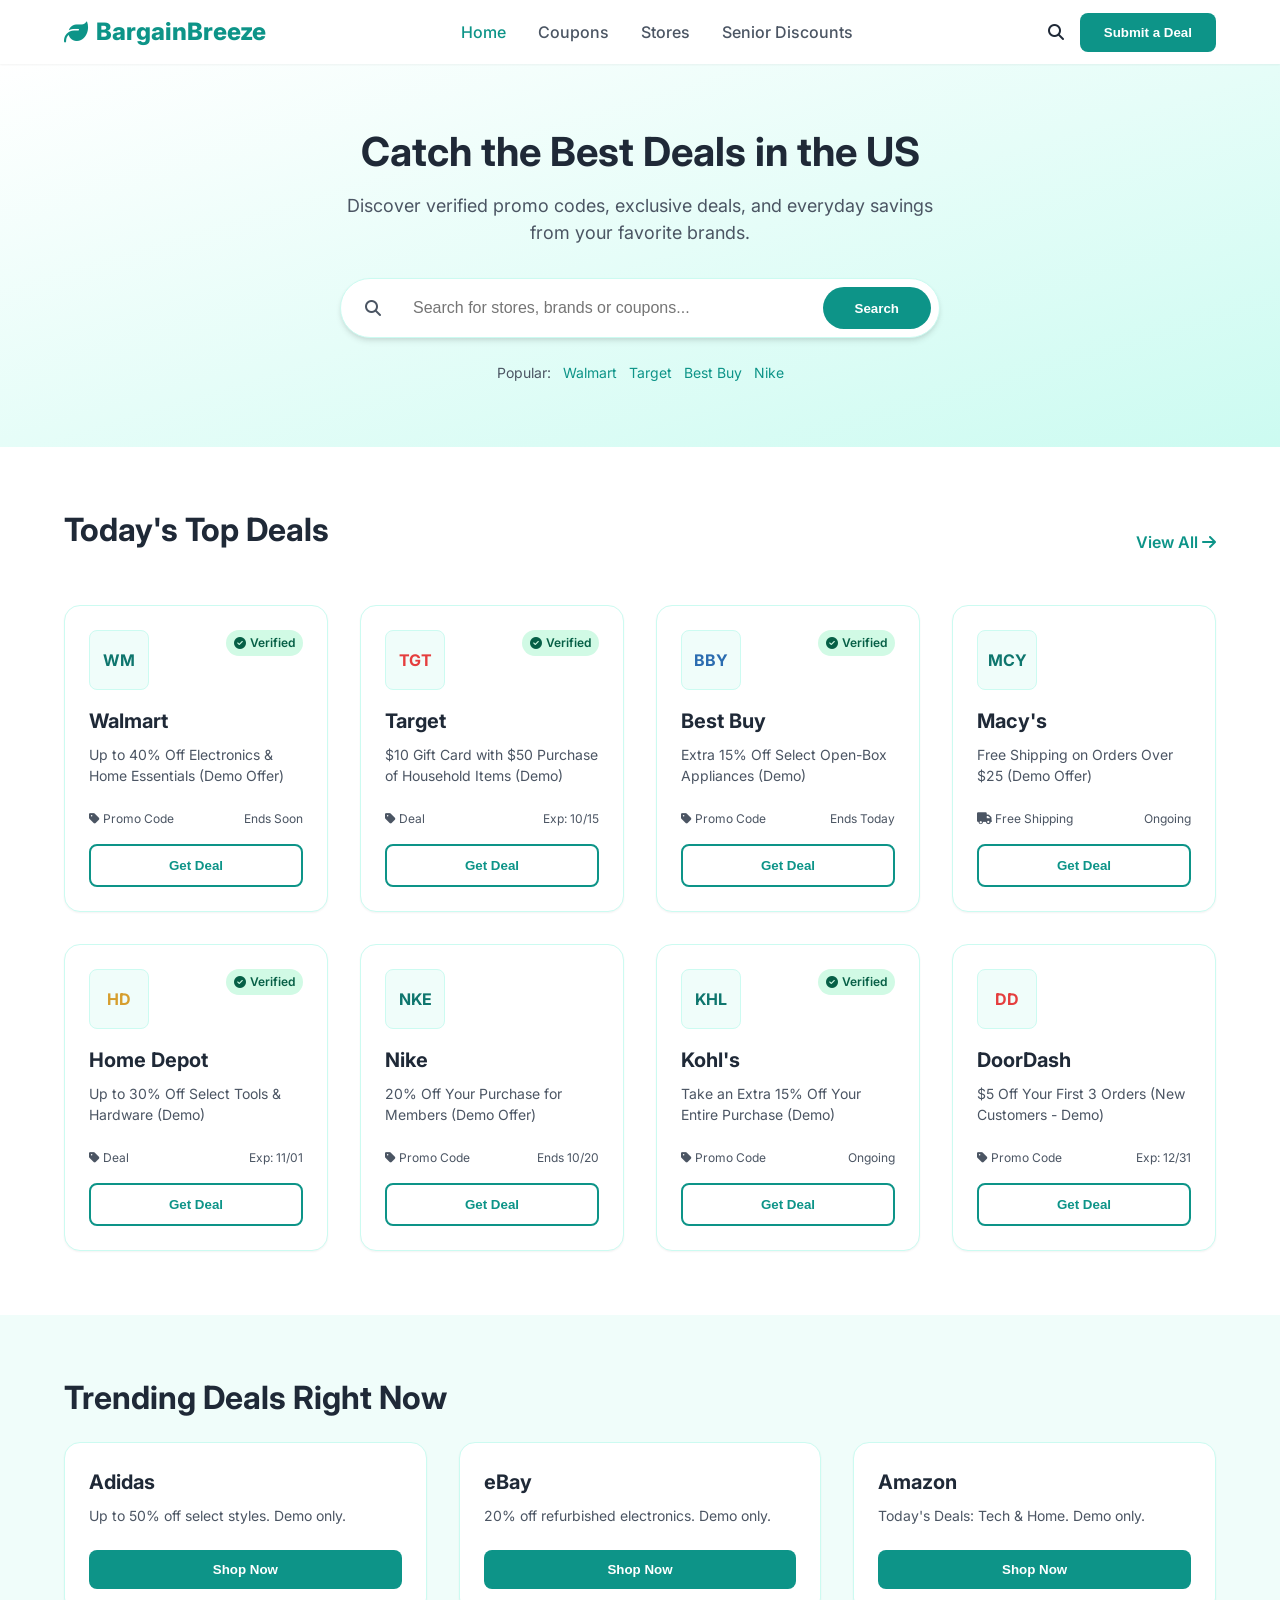
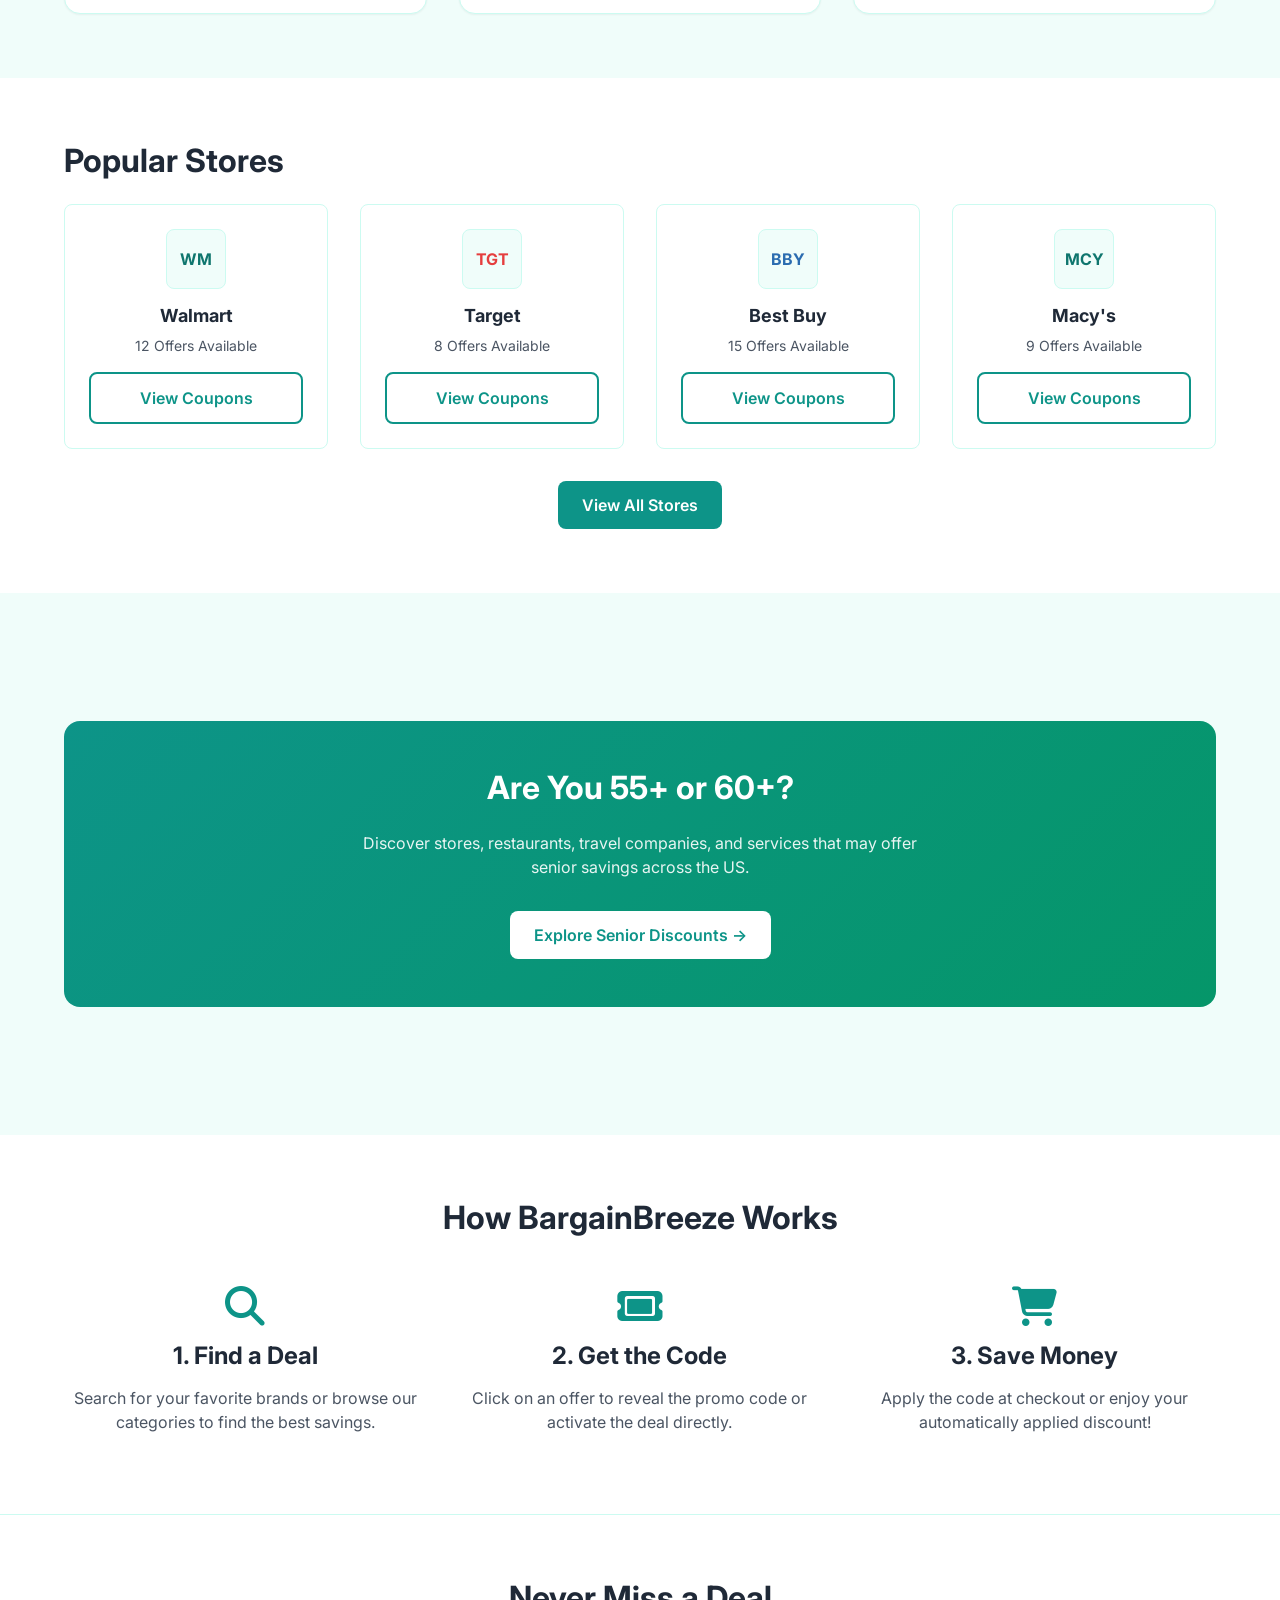
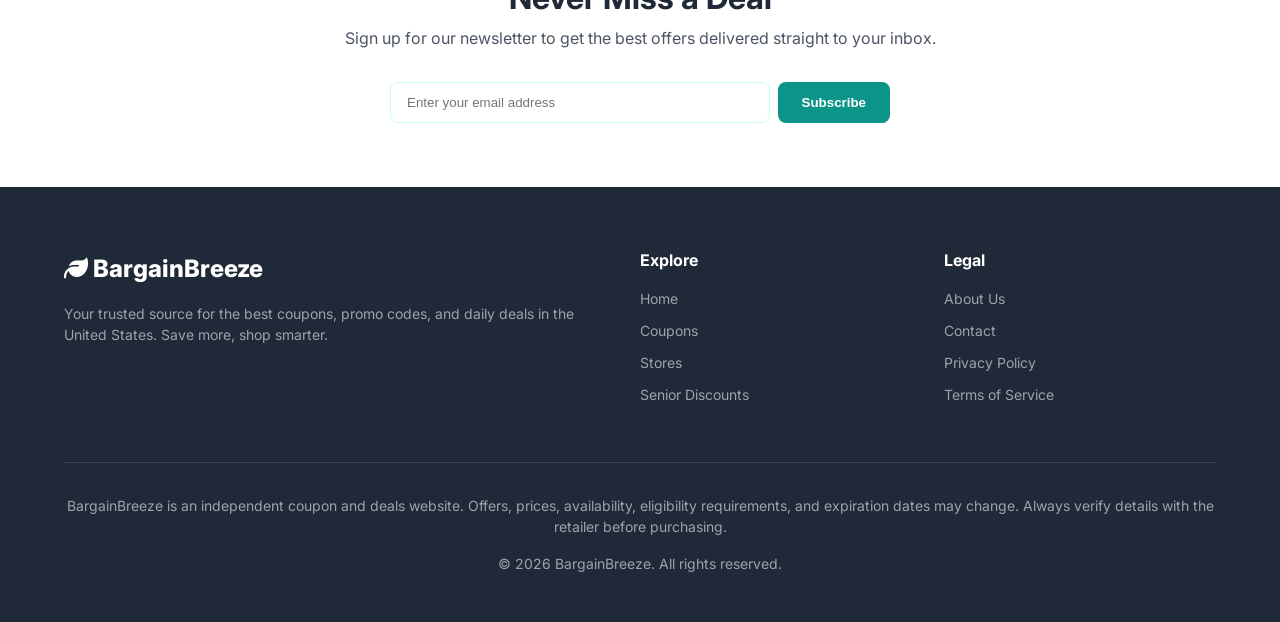
<file: index.html>
<!DOCTYPE html>
<html lang="en">
<head>
    <meta charset="UTF-8">
    <meta name="viewport" content="width=device-width, initial-scale=1.0">
    <title>BargainBreeze — Coupons, Promo Codes & Deals</title>
    <meta name="description" content="Find the Best Coupons & Deals in the US. Discover verified promo codes, exclusive deals, and everyday savings from your favorite brands.">
    <!-- Open Graph Metadata -->
    <meta property="og:title" content="BargainBreeze — Coupons, Promo Codes & Deals">
    <meta property="og:description" content="Find the Best Coupons & Deals in the US. Discover verified promo codes, exclusive deals, and everyday savings from your favorite brands.">
    <meta property="og:type" content="website">
    <link rel="canonical" href="https://example.com/">
    
    <!-- Google Fonts -->
    <link rel="preconnect" href="https://fonts.googleapis.com">
    <link rel="preconnect" href="https://fonts.gstatic.com" crossorigin>
    <link href="https://fonts.googleapis.com/css2?family=Inter:wght@400;500;600;700;800&display=swap" rel="stylesheet">
    
    <!-- Font Awesome -->
    <link rel="stylesheet" href="https://cdnjs.cloudflare.com/ajax/libs/font-awesome/6.4.0/css/all.min.css">
    
    <!-- CSS -->
    <link rel="stylesheet" href="css/style.css">
</head>
<body>

    <!-- Header -->
    <header class="header">
        <div class="container nav-container">
            <a href="index.html" class="logo">
                <i class="fa-solid fa-leaf"></i> BargainBreeze
            </a>
            
            <nav class="nav-links">
                <a href="index.html" class="active">Home</a>
                <a href="#">Coupons</a>
                <a href="stores.html">Stores</a>
                <a href="senior-discounts.html">Senior Discounts</a>
            </nav>
            
            <div class="nav-right">
                <a href="#" class="search-icon"><i class="fa-solid fa-magnifying-glass"></i></a>
                <button class="btn btn-primary">Submit a Deal</button>
                <button class="mobile-menu-btn"><i class="fa-solid fa-bars"></i></button>
            </div>
        </div>
    </header>

    <!-- Hero + Search -->
    <section class="hero">
        <div class="container">
            <h1>Catch the Best Deals in the US</h1>
            <p>Discover verified promo codes, exclusive deals, and everyday savings from your favorite brands.</p>
            
            <form class="search-bar" action="#" method="get">
                <i class="fa-solid fa-magnifying-glass" style="margin: auto 0 auto 1rem; color: var(--text-muted);"></i>
                <input type="text" placeholder="Search for stores, brands or coupons...">
                <button type="submit" class="btn btn-primary">Search</button>
            </form>
            
            <!-- Popular Searches -->
            <div class="popular-searches">
                <span style="color: var(--text-muted);">Popular:</span>
                <a href="#">Walmart</a>
                <a href="#">Target</a>
                <a href="#">Best Buy</a>
                <a href="#">Nike</a>
            </div>
        </div>
    </section>

    <!-- Featured Coupons / Today's Top Deals -->
    <section class="section section-light">
        <div class="container">
            <div style="display: flex; justify-content: space-between; align-items: center; margin-bottom: 2rem;">
                <h2>Today's Top Deals</h2>
                <a href="#" style="color: var(--primary-color); font-weight: 600;">View All <i class="fa-solid fa-arrow-right"></i></a>
            </div>
            
            <div class="grid-4">
                <!-- Card 1 -->
                <div class="coupon-card">
                    <div class="coupon-header">
                        <div class="brand-logo">WM</div>
                        <span class="verified-badge"><i class="fa-solid fa-check-circle"></i> Verified</span>
                    </div>
                    <div class="coupon-title">Walmart</div>
                    <p class="coupon-desc">Up to 40% Off Electronics & Home Essentials (Demo Offer)</p>
                    <div class="coupon-meta">
                        <span><i class="fa-solid fa-tag"></i> Promo Code</span>
                        <span>Ends Soon</span>
                    </div>
                    <button class="btn btn-outline get-deal-btn" data-code="DEMO20" data-title="20% Off at Walmart">Get Deal</button>
                </div>
                
                <!-- Card 2 -->
                <div class="coupon-card">
                    <div class="coupon-header">
                        <div class="brand-logo" style="color: #e53e3e;">TGT</div>
                        <span class="verified-badge"><i class="fa-solid fa-check-circle"></i> Verified</span>
                    </div>
                    <div class="coupon-title">Target</div>
                    <p class="coupon-desc">$10 Gift Card with $50 Purchase of Household Items (Demo)</p>
                    <div class="coupon-meta">
                        <span><i class="fa-solid fa-tag"></i> Deal</span>
                        <span>Exp: 10/15</span>
                    </div>
                    <button class="btn btn-outline get-deal-btn" data-code="SAVE15" data-title="$10 Gift Card at Target">Get Deal</button>
                </div>
                
                <!-- Card 3 -->
                <div class="coupon-card">
                    <div class="coupon-header">
                        <div class="brand-logo" style="color: #2b6cb0;">BBY</div>
                        <span class="verified-badge"><i class="fa-solid fa-check-circle"></i> Verified</span>
                    </div>
                    <div class="coupon-title">Best Buy</div>
                    <p class="coupon-desc">Extra 15% Off Select Open-Box Appliances (Demo)</p>
                    <div class="coupon-meta">
                        <span><i class="fa-solid fa-tag"></i> Promo Code</span>
                        <span>Ends Today</span>
                    </div>
                    <button class="btn btn-outline get-deal-btn" data-code="DEAL25" data-title="15% Off at Best Buy">Get Deal</button>
                </div>
                
                <!-- Card 4 -->
                <div class="coupon-card">
                    <div class="coupon-header">
                        <div class="brand-logo">MCY</div>
                    </div>
                    <div class="coupon-title">Macy's</div>
                    <p class="coupon-desc">Free Shipping on Orders Over $25 (Demo Offer)</p>
                    <div class="coupon-meta">
                        <span><i class="fa-solid fa-truck"></i> Free Shipping</span>
                        <span>Ongoing</span>
                    </div>
                    <button class="btn btn-outline get-deal-btn" data-code="FREESHIP" data-title="Free Shipping at Macy's">Get Deal</button>
                </div>
                
                <!-- Card 5 -->
                <div class="coupon-card">
                    <div class="coupon-header">
                        <div class="brand-logo" style="color: #d69e2e;">HD</div>
                        <span class="verified-badge"><i class="fa-solid fa-check-circle"></i> Verified</span>
                    </div>
                    <div class="coupon-title">Home Depot</div>
                    <p class="coupon-desc">Up to 30% Off Select Tools & Hardware (Demo)</p>
                    <div class="coupon-meta">
                        <span><i class="fa-solid fa-tag"></i> Deal</span>
                        <span>Exp: 11/01</span>
                    </div>
                    <button class="btn btn-outline get-deal-btn">Get Deal</button>
                </div>
                
                <!-- Card 6 -->
                <div class="coupon-card">
                    <div class="coupon-header">
                        <div class="brand-logo">NKE</div>
                    </div>
                    <div class="coupon-title">Nike</div>
                    <p class="coupon-desc">20% Off Your Purchase for Members (Demo Offer)</p>
                    <div class="coupon-meta">
                        <span><i class="fa-solid fa-tag"></i> Promo Code</span>
                        <span>Ends 10/20</span>
                    </div>
                    <button class="btn btn-outline get-deal-btn" data-code="MEMBER20" data-title="20% Off at Nike">Get Deal</button>
                </div>
                
                <!-- Card 7 -->
                <div class="coupon-card">
                    <div class="coupon-header">
                        <div class="brand-logo">KHL</div>
                        <span class="verified-badge"><i class="fa-solid fa-check-circle"></i> Verified</span>
                    </div>
                    <div class="coupon-title">Kohl's</div>
                    <p class="coupon-desc">Take an Extra 15% Off Your Entire Purchase (Demo)</p>
                    <div class="coupon-meta">
                        <span><i class="fa-solid fa-tag"></i> Promo Code</span>
                        <span>Ongoing</span>
                    </div>
                    <button class="btn btn-outline get-deal-btn" data-code="SAVE15" data-title="15% Off at Kohl's">Get Deal</button>
                </div>
                
                <!-- Card 8 -->
                <div class="coupon-card">
                    <div class="coupon-header">
                        <div class="brand-logo" style="color: #e53e3e;">DD</div>
                    </div>
                    <div class="coupon-title">DoorDash</div>
                    <p class="coupon-desc">$5 Off Your First 3 Orders (New Customers - Demo)</p>
                    <div class="coupon-meta">
                        <span><i class="fa-solid fa-tag"></i> Promo Code</span>
                        <span>Exp: 12/31</span>
                    </div>
                    <button class="btn btn-outline get-deal-btn" data-code="NEWDD5" data-title="$5 Off DoorDash">Get Deal</button>
                </div>
            </div>
        </div>
    </section>

    <!-- Trending Deals (Secondary Section) -->
    <section class="section">
        <div class="container">
            <h2>Trending Deals Right Now</h2>
            <div class="grid-3">
                <div class="coupon-card">
                    <div class="coupon-title">Adidas</div>
                    <p class="coupon-desc">Up to 50% off select styles. Demo only.</p>
                    <button class="btn btn-primary get-deal-btn">Shop Now</button>
                </div>
                <div class="coupon-card">
                    <div class="coupon-title">eBay</div>
                    <p class="coupon-desc">20% off refurbished electronics. Demo only.</p>
                    <button class="btn btn-primary get-deal-btn">Shop Now</button>
                </div>
                <div class="coupon-card">
                    <div class="coupon-title">Amazon</div>
                    <p class="coupon-desc">Today's Deals: Tech & Home. Demo only.</p>
                    <button class="btn btn-primary get-deal-btn">Shop Now</button>
                </div>
            </div>
        </div>
    </section>

    <!-- Popular Stores Directory Snippet -->
    <section class="section section-light">
        <div class="container">
            <h2>Popular Stores</h2>
            <div class="grid-4">
                <div class="store-card">
                    <div class="brand-logo">WM</div>
                    <h3>Walmart</h3>
                    <p>12 Offers Available</p>
                    <a href="#" class="btn btn-outline" style="width: 100%;">View Coupons</a>
                </div>
                <div class="store-card">
                    <div class="brand-logo" style="color: #e53e3e;">TGT</div>
                    <h3>Target</h3>
                    <p>8 Offers Available</p>
                    <a href="#" class="btn btn-outline" style="width: 100%;">View Coupons</a>
                </div>
                <div class="store-card">
                    <div class="brand-logo" style="color: #2b6cb0;">BBY</div>
                    <h3>Best Buy</h3>
                    <p>15 Offers Available</p>
                    <a href="#" class="btn btn-outline" style="width: 100%;">View Coupons</a>
                </div>
                <div class="store-card">
                    <div class="brand-logo">MCY</div>
                    <h3>Macy's</h3>
                    <p>9 Offers Available</p>
                    <a href="#" class="btn btn-outline" style="width: 100%;">View Coupons</a>
                </div>
            </div>
            <div style="text-align: center; margin-top: 2rem;">
                <a href="stores.html" class="btn btn-primary">View All Stores</a>
            </div>
        </div>
    </section>

    <!-- Senior Citizen Savings Banner -->
    <section class="section">
        <div class="container">
            <div class="senior-banner">
                <h2>Are You 55+ or 60+?</h2>
                <p>Discover stores, restaurants, travel companies, and services that may offer senior savings across the US.</p>
                <a href="senior-discounts.html" class="btn">Explore Senior Discounts &rarr;</a>
            </div>
        </div>
    </section>

    <!-- How BargainBreeze Works -->
    <section class="section section-light" style="text-align: center;">
        <div class="container">
            <h2>How BargainBreeze Works</h2>
            <div class="grid-3" style="margin-top: 3rem;">
                <div>
                    <i class="fa-solid fa-magnifying-glass" style="font-size: 2.5rem; color: var(--primary-color); margin-bottom: 1rem;"></i>
                    <h3>1. Find a Deal</h3>
                    <p>Search for your favorite brands or browse our categories to find the best savings.</p>
                </div>
                <div>
                    <i class="fa-solid fa-ticket" style="font-size: 2.5rem; color: var(--primary-color); margin-bottom: 1rem;"></i>
                    <h3>2. Get the Code</h3>
                    <p>Click on an offer to reveal the promo code or activate the deal directly.</p>
                </div>
                <div>
                    <i class="fa-solid fa-cart-shopping" style="font-size: 2.5rem; color: var(--primary-color); margin-bottom: 1rem;"></i>
                    <h3>3. Save Money</h3>
                    <p>Apply the code at checkout or enjoy your automatically applied discount!</p>
                </div>
            </div>
        </div>
    </section>

    <!-- Newsletter -->
    <section class="section newsletter">
        <div class="container">
            <h2 style="margin-bottom: 0.5rem;">Never Miss a Deal</h2>
            <p style="margin-bottom: 2rem;">Sign up for our newsletter to get the best offers delivered straight to your inbox.</p>
            <form id="newsletter-form" class="newsletter-form">
                <input type="email" placeholder="Enter your email address" required>
                <button type="submit" class="btn btn-primary">Subscribe</button>
            </form>
        </div>
    </section>

    <!-- Footer -->
    <footer class="footer">
        <div class="container">
            <div class="footer-grid">
                <div>
                    <a href="index.html" class="footer-logo"><i class="fa-solid fa-leaf"></i> BargainBreeze</a>
                    <p>Your trusted source for the best coupons, promo codes, and daily deals in the United States. Save more, shop smarter.</p>
                </div>
                <div>
                    <h4>Explore</h4>
                    <ul class="footer-links">
                        <li><a href="index.html">Home</a></li>
                        <li><a href="#">Coupons</a></li>
                        <li><a href="stores.html">Stores</a></li>
                        <li><a href="senior-discounts.html">Senior Discounts</a></li>
                    </ul>
                </div>
                <div>
                    <h4>Legal</h4>
                    <ul class="footer-links">
                        <li><a href="#">About Us</a></li>
                        <li><a href="#">Contact</a></li>
                        <li><a href="#">Privacy Policy</a></li>
                        <li><a href="#">Terms of Service</a></li>
                    </ul>
                </div>
            </div>
            
            <div class="footer-bottom">
                <p style="margin-bottom: 1rem;">BargainBreeze is an independent coupon and deals website. Offers, prices, availability, eligibility requirements, and expiration dates may change. Always verify details with the retailer before purchasing.</p>
                <p>&copy; 2026 BargainBreeze. All rights reserved.</p>
            </div>
        </div>
    </footer>

    <!-- Coupon Modal -->
    <div class="modal-overlay" id="coupon-modal">
        <div class="modal">
            <button class="modal-close"><i class="fa-solid fa-xmark"></i></button>
            <h3 id="modal-title">Coupon Details</h3>
            <p>Copy this demo code and paste it at checkout.</p>
            
            <div class="coupon-code-box" id="modal-coupon-code">
                DEMOCODE
            </div>
            
            <div style="display: flex; gap: 1rem; justify-content: center;">
                <button class="btn btn-outline" id="copy-code-btn">Copy Code</button>
                <a href="#" class="btn btn-primary">Visit Store</a>
            </div>
            
            <p style="font-size: 0.75rem; margin-top: 1.5rem; color: var(--text-muted);">
                * Demo codes are placeholders. Verify actual offers on the retailer's site.
            </p>
        </div>
    </div>

    <!-- JS -->
    <script src="js/script.js"></script>
</body>
</html>
</file>
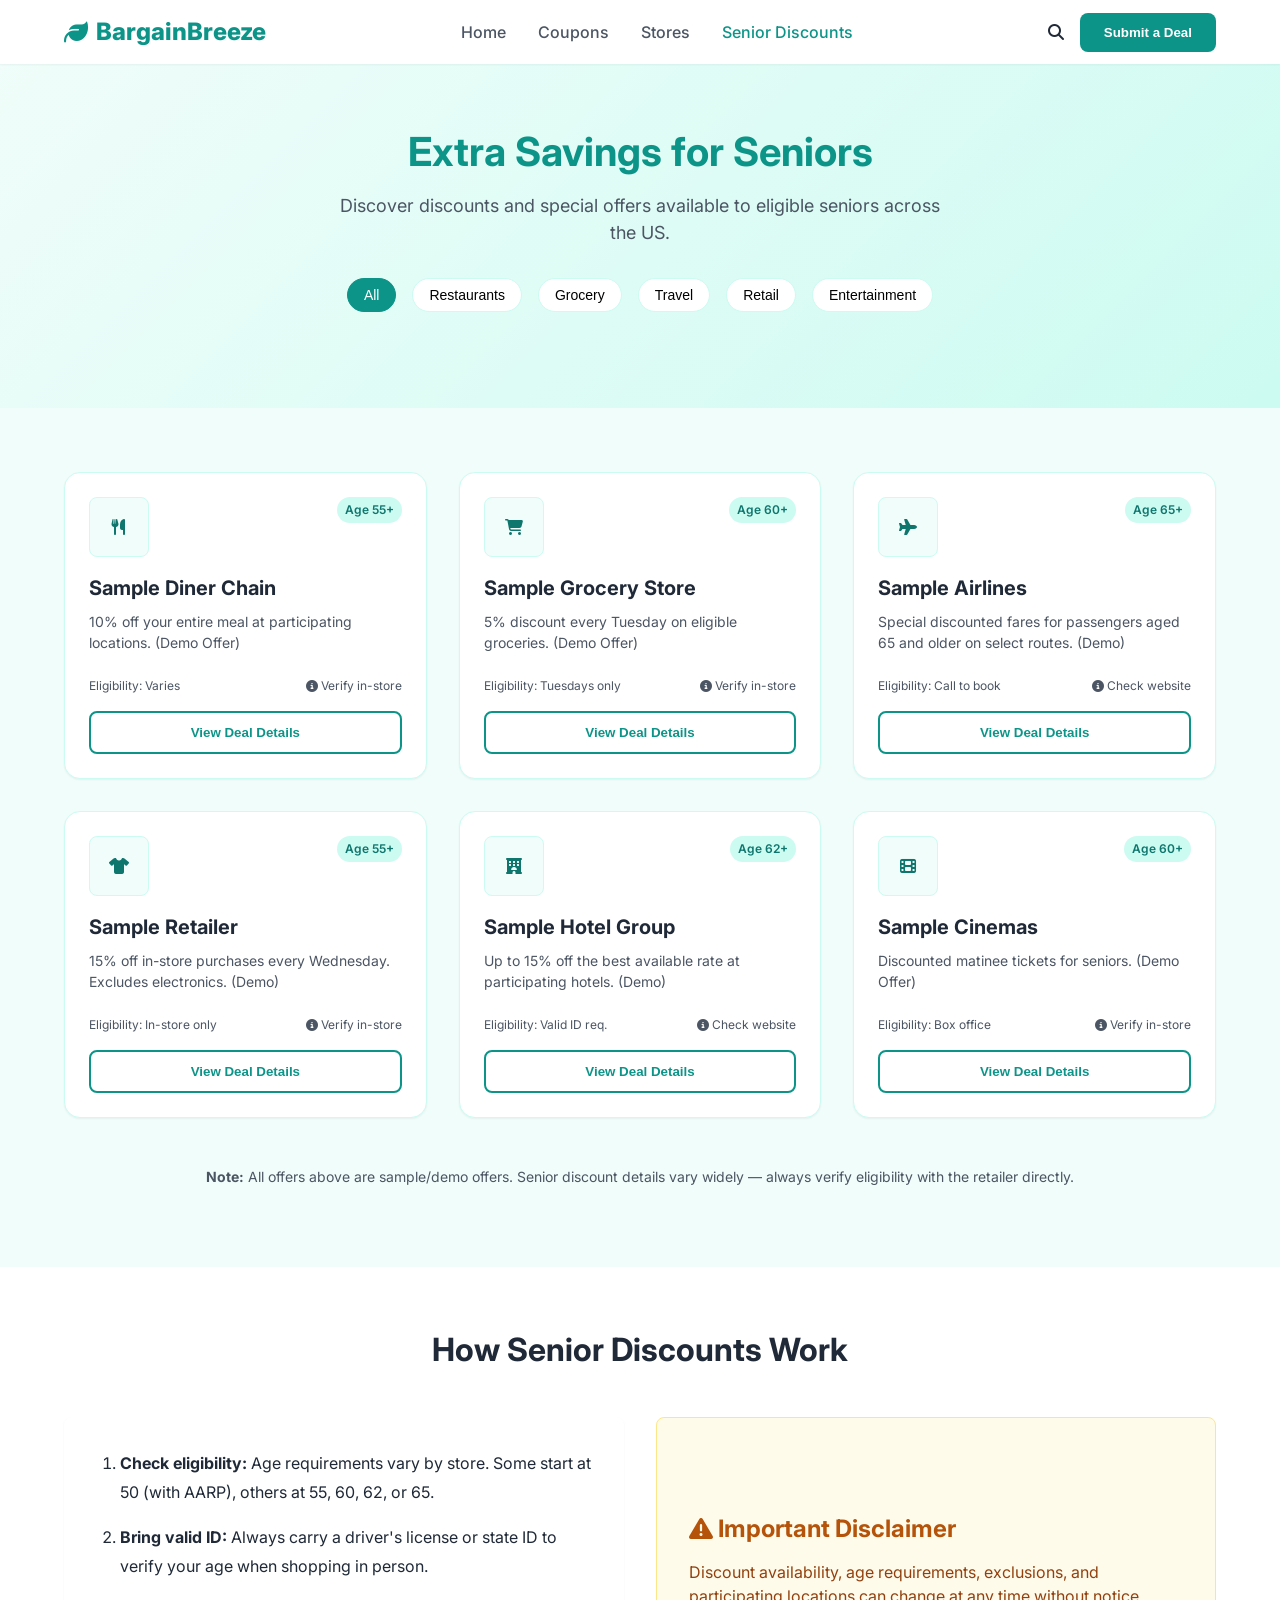
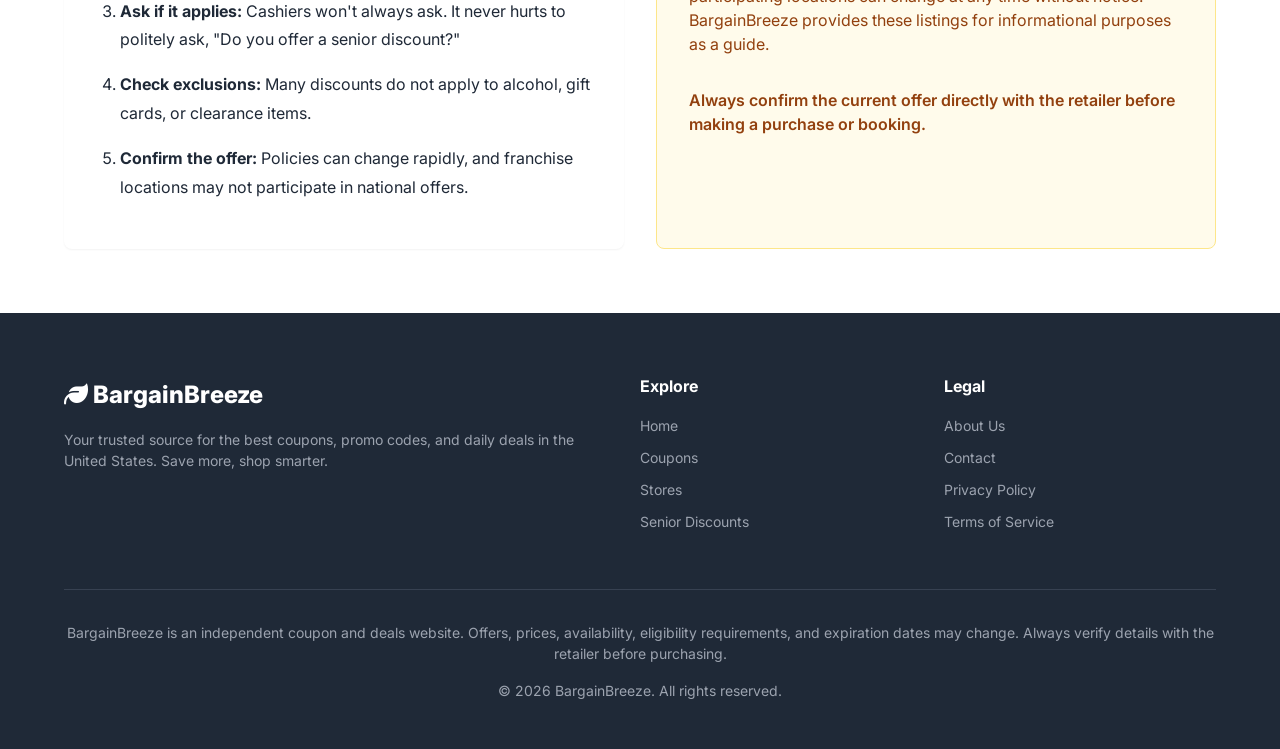
<file: senior-discounts.html>
<!DOCTYPE html>
<html lang="en">
<head>
    <meta charset="UTF-8">
    <meta name="viewport" content="width=device-width, initial-scale=1.0">
    <title>Senior Citizen Discounts & Deals | BargainBreeze</title>
    <meta name="description" content="Discover discounts and special offers available to eligible seniors across the US. Save on restaurants, groceries, travel, and more.">
    <!-- Open Graph Metadata -->
    <meta property="og:title" content="Senior Citizen Discounts & Deals | BargainBreeze">
    <meta property="og:description" content="Discover discounts and special offers available to eligible seniors across the US. Save on restaurants, groceries, travel, and more.">
    <meta property="og:type" content="website">
    <link rel="canonical" href="https://example.com/senior-discounts.html">
    
    <!-- Google Fonts -->
    <link rel="preconnect" href="https://fonts.googleapis.com">
    <link rel="preconnect" href="https://fonts.gstatic.com" crossorigin>
    <link href="https://fonts.googleapis.com/css2?family=Inter:wght@400;500;600;700;800&display=swap" rel="stylesheet">
    
    <!-- Font Awesome -->
    <link rel="stylesheet" href="https://cdnjs.cloudflare.com/ajax/libs/font-awesome/6.4.0/css/all.min.css">
    
    <!-- CSS -->
    <link rel="stylesheet" href="css/style.css">
</head>
<body>

    <!-- Header -->
    <header class="header">
        <div class="container nav-container">
            <a href="index.html" class="logo">
                <i class="fa-solid fa-leaf"></i> BargainBreeze
            </a>
            
            <nav class="nav-links">
                <a href="index.html">Home</a>
                <a href="#">Coupons</a>
                <a href="stores.html">Stores</a>
                <a href="senior-discounts.html" class="active">Senior Discounts</a>
            </nav>
            
            <div class="nav-right">
                <a href="#" class="search-icon"><i class="fa-solid fa-magnifying-glass"></i></a>
                <button class="btn btn-primary">Submit a Deal</button>
                <button class="mobile-menu-btn"><i class="fa-solid fa-bars"></i></button>
            </div>
        </div>
    </header>

    <!-- Hero -->
    <section class="hero" style="background: linear-gradient(135deg, var(--bg-light), #ccfbf1);">
        <div class="container">
            <h1 style="color: var(--primary-color);">Extra Savings for Seniors</h1>
            <p>Discover discounts and special offers available to eligible seniors across the US.</p>
            
            <div class="filter-bar" style="justify-content: center; margin-top: 2rem;">
                <button class="filter-btn active" data-filter="all">All</button>
                <button class="filter-btn" data-filter="restaurants">Restaurants</button>
                <button class="filter-btn" data-filter="grocery">Grocery</button>
                <button class="filter-btn" data-filter="travel">Travel</button>
                <button class="filter-btn" data-filter="retail">Retail</button>
                <button class="filter-btn" data-filter="entertainment">Entertainment</button>
            </div>
        </div>
    </section>

    <!-- Discounts Grid -->
    <section class="section">
        <div class="container">
            <div class="grid-3">
                
                <!-- Restaurant Demo -->
                <div class="coupon-card filterable-item" data-category="restaurants">
                    <div class="coupon-header">
                        <div class="brand-logo"><i class="fa-solid fa-utensils"></i></div>
                        <span class="verified-badge" style="background: #ccfbf1; color: var(--primary-hover);">Age 55+</span>
                    </div>
                    <div class="coupon-title">Sample Diner Chain</div>
                    <p class="coupon-desc">10% off your entire meal at participating locations. (Demo Offer)</p>
                    <div class="coupon-meta">
                        <span>Eligibility: Varies</span>
                        <span><i class="fa-solid fa-info-circle"></i> Verify in-store</span>
                    </div>
                    <button class="btn btn-outline" style="width: 100%;">View Deal Details</button>
                </div>

                <!-- Grocery Demo -->
                <div class="coupon-card filterable-item" data-category="grocery">
                    <div class="coupon-header">
                        <div class="brand-logo"><i class="fa-solid fa-cart-shopping"></i></div>
                        <span class="verified-badge" style="background: #ccfbf1; color: var(--primary-hover);">Age 60+</span>
                    </div>
                    <div class="coupon-title">Sample Grocery Store</div>
                    <p class="coupon-desc">5% discount every Tuesday on eligible groceries. (Demo Offer)</p>
                    <div class="coupon-meta">
                        <span>Eligibility: Tuesdays only</span>
                        <span><i class="fa-solid fa-info-circle"></i> Verify in-store</span>
                    </div>
                    <button class="btn btn-outline" style="width: 100%;">View Deal Details</button>
                </div>
                
                <!-- Travel Demo -->
                <div class="coupon-card filterable-item" data-category="travel">
                    <div class="coupon-header">
                        <div class="brand-logo"><i class="fa-solid fa-plane"></i></div>
                        <span class="verified-badge" style="background: #ccfbf1; color: var(--primary-hover);">Age 65+</span>
                    </div>
                    <div class="coupon-title">Sample Airlines</div>
                    <p class="coupon-desc">Special discounted fares for passengers aged 65 and older on select routes. (Demo)</p>
                    <div class="coupon-meta">
                        <span>Eligibility: Call to book</span>
                        <span><i class="fa-solid fa-info-circle"></i> Check website</span>
                    </div>
                    <button class="btn btn-outline" style="width: 100%;">View Deal Details</button>
                </div>

                <!-- Retail Demo -->
                <div class="coupon-card filterable-item" data-category="retail">
                    <div class="coupon-header">
                        <div class="brand-logo"><i class="fa-solid fa-shirt"></i></div>
                        <span class="verified-badge" style="background: #ccfbf1; color: var(--primary-hover);">Age 55+</span>
                    </div>
                    <div class="coupon-title">Sample Retailer</div>
                    <p class="coupon-desc">15% off in-store purchases every Wednesday. Excludes electronics. (Demo)</p>
                    <div class="coupon-meta">
                        <span>Eligibility: In-store only</span>
                        <span><i class="fa-solid fa-info-circle"></i> Verify in-store</span>
                    </div>
                    <button class="btn btn-outline" style="width: 100%;">View Deal Details</button>
                </div>

                <!-- Hotel Demo -->
                <div class="coupon-card filterable-item" data-category="travel">
                    <div class="coupon-header">
                        <div class="brand-logo"><i class="fa-solid fa-hotel"></i></div>
                        <span class="verified-badge" style="background: #ccfbf1; color: var(--primary-hover);">Age 62+</span>
                    </div>
                    <div class="coupon-title">Sample Hotel Group</div>
                    <p class="coupon-desc">Up to 15% off the best available rate at participating hotels. (Demo)</p>
                    <div class="coupon-meta">
                        <span>Eligibility: Valid ID req.</span>
                        <span><i class="fa-solid fa-info-circle"></i> Check website</span>
                    </div>
                    <button class="btn btn-outline" style="width: 100%;">View Deal Details</button>
                </div>

                <!-- Entertainment Demo -->
                <div class="coupon-card filterable-item" data-category="entertainment">
                    <div class="coupon-header">
                        <div class="brand-logo"><i class="fa-solid fa-film"></i></div>
                        <span class="verified-badge" style="background: #ccfbf1; color: var(--primary-hover);">Age 60+</span>
                    </div>
                    <div class="coupon-title">Sample Cinemas</div>
                    <p class="coupon-desc">Discounted matinee tickets for seniors. (Demo Offer)</p>
                    <div class="coupon-meta">
                        <span>Eligibility: Box office</span>
                        <span><i class="fa-solid fa-info-circle"></i> Verify in-store</span>
                    </div>
                    <button class="btn btn-outline" style="width: 100%;">View Deal Details</button>
                </div>

            </div>
            
            <div style="text-align: center; margin-top: 3rem; color: var(--text-muted); font-size: 0.875rem;">
                <p><strong>Note:</strong> All offers above are sample/demo offers. Senior discount details vary widely — always verify eligibility with the retailer directly.</p>
            </div>
        </div>
    </section>

    <!-- Info Section -->
    <section class="section section-light">
        <div class="container">
            <h2 style="text-align: center; margin-bottom: 3rem;">How Senior Discounts Work</h2>
            
            <div class="grid-2">
                <div style="background: white; padding: 2rem; border-radius: var(--radius-md); box-shadow: var(--shadow-sm);">
                    <ol style="padding-left: 1.5rem; line-height: 1.8;">
                        <li style="margin-bottom: 1rem;"><strong>Check eligibility:</strong> Age requirements vary by store. Some start at 50 (with AARP), others at 55, 60, 62, or 65.</li>
                        <li style="margin-bottom: 1rem;"><strong>Bring valid ID:</strong> Always carry a driver's license or state ID to verify your age when shopping in person.</li>
                        <li style="margin-bottom: 1rem;"><strong>Ask if it applies:</strong> Cashiers won't always ask. It never hurts to politely ask, "Do you offer a senior discount?"</li>
                        <li style="margin-bottom: 1rem;"><strong>Check exclusions:</strong> Many discounts do not apply to alcohol, gift cards, or clearance items.</li>
                        <li style="margin-bottom: 1rem;"><strong>Confirm the offer:</strong> Policies can change rapidly, and franchise locations may not participate in national offers.</li>
                    </ol>
                </div>
                
                <div style="display: flex; flex-direction: column; justify-content: center; background: #fffbeb; border: 1px solid #fde68a; padding: 2rem; border-radius: var(--radius-md);">
                    <h3 style="color: #b45309;"><i class="fa-solid fa-triangle-exclamation"></i> Important Disclaimer</h3>
                    <p style="color: #92400e;">Discount availability, age requirements, exclusions, and participating locations can change at any time without notice. BargainBreeze provides these listings for informational purposes as a guide.</p>
                    <p style="color: #92400e; margin-top: 1rem; font-weight: 600;">Always confirm the current offer directly with the retailer before making a purchase or booking.</p>
                </div>
            </div>
        </div>
    </section>

    <!-- Footer -->
    <footer class="footer">
        <div class="container">
            <div class="footer-grid">
                <div>
                    <a href="index.html" class="footer-logo"><i class="fa-solid fa-leaf"></i> BargainBreeze</a>
                    <p>Your trusted source for the best coupons, promo codes, and daily deals in the United States. Save more, shop smarter.</p>
                </div>
                <div>
                    <h4>Explore</h4>
                    <ul class="footer-links">
                        <li><a href="index.html">Home</a></li>
                        <li><a href="#">Coupons</a></li>
                        <li><a href="stores.html">Stores</a></li>
                        <li><a href="senior-discounts.html">Senior Discounts</a></li>
                    </ul>
                </div>
                <div>
                    <h4>Legal</h4>
                    <ul class="footer-links">
                        <li><a href="#">About Us</a></li>
                        <li><a href="#">Contact</a></li>
                        <li><a href="#">Privacy Policy</a></li>
                        <li><a href="#">Terms of Service</a></li>
                    </ul>
                </div>
            </div>
            
            <div class="footer-bottom">
                <p style="margin-bottom: 1rem;">BargainBreeze is an independent coupon and deals website. Offers, prices, availability, eligibility requirements, and expiration dates may change. Always verify details with the retailer before purchasing.</p>
                <p>&copy; 2026 BargainBreeze. All rights reserved.</p>
            </div>
        </div>
    </footer>

    <!-- JS -->
    <script src="js/script.js"></script>
</body>
</html>
</file>
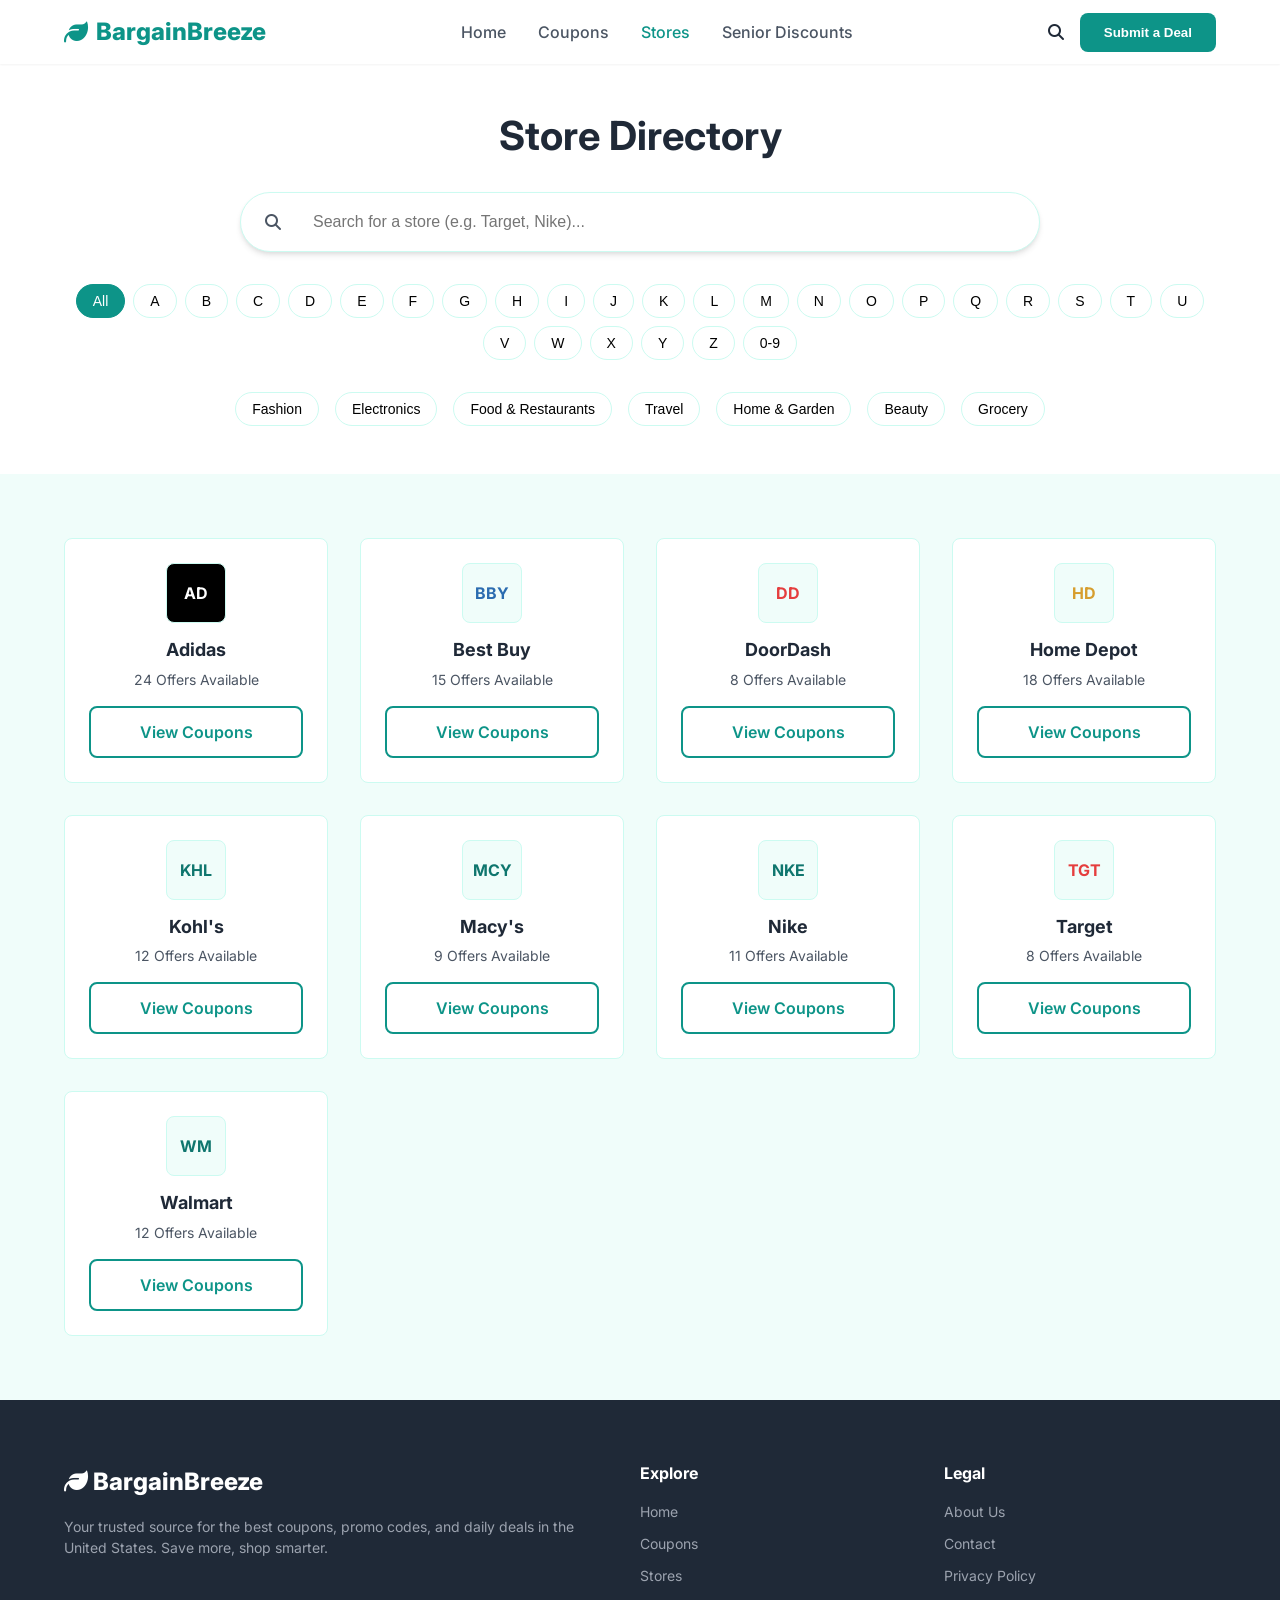
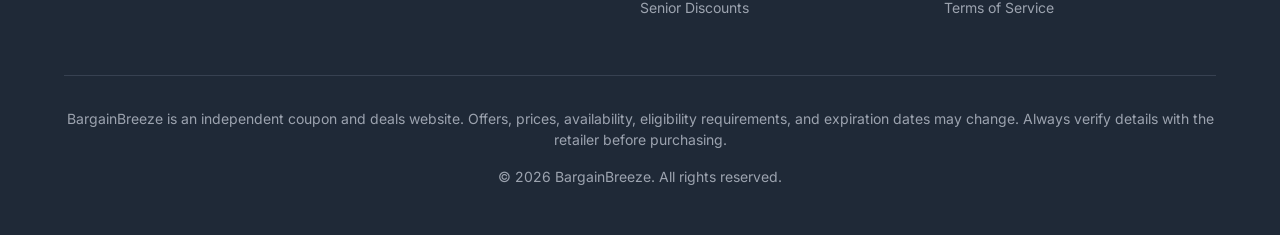
<file: stores.html>
<!DOCTYPE html>
<html lang="en">
<head>
    <meta charset="UTF-8">
    <meta name="viewport" content="width=device-width, initial-scale=1.0">
    <title>Popular Stores & Coupons | BargainBreeze</title>
    <meta name="description" content="Browse our directory of popular stores to find the best coupons, promo codes, and deals in the US.">
    <!-- Open Graph Metadata -->
    <meta property="og:title" content="Popular Stores & Coupons | BargainBreeze">
    <meta property="og:description" content="Browse our directory of popular stores to find the best coupons, promo codes, and deals in the US.">
    <meta property="og:type" content="website">
    <link rel="canonical" href="https://example.com/stores.html">
    
    <!-- Google Fonts -->
    <link rel="preconnect" href="https://fonts.googleapis.com">
    <link rel="preconnect" href="https://fonts.gstatic.com" crossorigin>
    <link href="https://fonts.googleapis.com/css2?family=Inter:wght@400;500;600;700;800&display=swap" rel="stylesheet">
    
    <!-- Font Awesome -->
    <link rel="stylesheet" href="https://cdnjs.cloudflare.com/ajax/libs/font-awesome/6.4.0/css/all.min.css">
    
    <!-- CSS -->
    <link rel="stylesheet" href="css/style.css">
</head>
<body>

    <!-- Header -->
    <header class="header">
        <div class="container nav-container">
            <a href="index.html" class="logo">
                <i class="fa-solid fa-leaf"></i> BargainBreeze
            </a>
            
            <nav class="nav-links">
                <a href="index.html">Home</a>
                <a href="#">Coupons</a>
                <a href="stores.html" class="active">Stores</a>
                <a href="senior-discounts.html">Senior Discounts</a>
            </nav>
            
            <div class="nav-right">
                <a href="#" class="search-icon"><i class="fa-solid fa-magnifying-glass"></i></a>
                <button class="btn btn-primary">Submit a Deal</button>
                <button class="mobile-menu-btn"><i class="fa-solid fa-bars"></i></button>
            </div>
        </div>
    </header>

    <!-- Page Header -->
    <section class="section section-light" style="padding: 3rem 0;">
        <div class="container">
            <h1 style="text-align: center; margin-bottom: 2rem;">Store Directory</h1>
            
            <div class="search-bar" style="max-width: 800px; margin-bottom: 2rem;">
                <i class="fa-solid fa-magnifying-glass" style="margin: auto 0 auto 1rem; color: var(--text-muted);"></i>
                <input type="text" id="search-input" placeholder="Search for a store (e.g. Target, Nike)...">
            </div>
            
            <!-- Alphabet Filter -->
            <div style="display: flex; flex-wrap: wrap; gap: 0.5rem; justify-content: center; margin-bottom: 2rem;">
                <button class="filter-btn active" data-filter="all">All</button>
                <button class="filter-btn" data-filter="A">A</button>
                <button class="filter-btn" data-filter="B">B</button>
                <button class="filter-btn" data-filter="C">C</button>
                <button class="filter-btn" data-filter="D">D</button>
                <button class="filter-btn" data-filter="E">E</button>
                <button class="filter-btn" data-filter="F">F</button>
                <button class="filter-btn" data-filter="G">G</button>
                <button class="filter-btn" data-filter="H">H</button>
                <button class="filter-btn" data-filter="I">I</button>
                <button class="filter-btn" data-filter="J">J</button>
                <button class="filter-btn" data-filter="K">K</button>
                <button class="filter-btn" data-filter="L">L</button>
                <button class="filter-btn" data-filter="M">M</button>
                <button class="filter-btn" data-filter="N">N</button>
                <button class="filter-btn" data-filter="O">O</button>
                <button class="filter-btn" data-filter="P">P</button>
                <button class="filter-btn" data-filter="Q">Q</button>
                <button class="filter-btn" data-filter="R">R</button>
                <button class="filter-btn" data-filter="S">S</button>
                <button class="filter-btn" data-filter="T">T</button>
                <button class="filter-btn" data-filter="U">U</button>
                <button class="filter-btn" data-filter="V">V</button>
                <button class="filter-btn" data-filter="W">W</button>
                <button class="filter-btn" data-filter="X">X</button>
                <button class="filter-btn" data-filter="Y">Y</button>
                <button class="filter-btn" data-filter="Z">Z</button>
                <button class="filter-btn" data-filter="0-9">0-9</button>
            </div>
            
            <!-- Categories Filter -->
            <div class="filter-bar" style="justify-content: center; margin-bottom: 0;">
                <button class="filter-btn" data-filter="fashion">Fashion</button>
                <button class="filter-btn" data-filter="electronics">Electronics</button>
                <button class="filter-btn" data-filter="food">Food & Restaurants</button>
                <button class="filter-btn" data-filter="travel">Travel</button>
                <button class="filter-btn" data-filter="home">Home & Garden</button>
                <button class="filter-btn" data-filter="beauty">Beauty</button>
                <button class="filter-btn" data-filter="grocery">Grocery</button>
            </div>
        </div>
    </section>

    <!-- Stores Grid -->
    <section class="section">
        <div class="container">
            <div class="grid-4" id="stores-grid">
                
                <div class="store-card filterable-item" data-category="fashion" data-letter="A">
                    <div class="brand-logo" style="background: #000; color: #fff;">AD</div>
                    <h3>Adidas</h3>
                    <p>24 Offers Available</p>
                    <a href="#" class="btn btn-outline" style="width: 100%;">View Coupons</a>
                </div>
                
                <div class="store-card filterable-item" data-category="electronics" data-letter="B">
                    <div class="brand-logo" style="color: #2b6cb0;">BBY</div>
                    <h3>Best Buy</h3>
                    <p>15 Offers Available</p>
                    <a href="#" class="btn btn-outline" style="width: 100%;">View Coupons</a>
                </div>

                <div class="store-card filterable-item" data-category="food" data-letter="D">
                    <div class="brand-logo" style="color: #e53e3e;">DD</div>
                    <h3>DoorDash</h3>
                    <p>8 Offers Available</p>
                    <a href="#" class="btn btn-outline" style="width: 100%;">View Coupons</a>
                </div>

                <div class="store-card filterable-item" data-category="home" data-letter="H">
                    <div class="brand-logo" style="color: #d69e2e;">HD</div>
                    <h3>Home Depot</h3>
                    <p>18 Offers Available</p>
                    <a href="#" class="btn btn-outline" style="width: 100%;">View Coupons</a>
                </div>

                <div class="store-card filterable-item" data-category="fashion" data-letter="K">
                    <div class="brand-logo">KHL</div>
                    <h3>Kohl's</h3>
                    <p>12 Offers Available</p>
                    <a href="#" class="btn btn-outline" style="width: 100%;">View Coupons</a>
                </div>
                
                <div class="store-card filterable-item" data-category="fashion" data-letter="M">
                    <div class="brand-logo">MCY</div>
                    <h3>Macy's</h3>
                    <p>9 Offers Available</p>
                    <a href="#" class="btn btn-outline" style="width: 100%;">View Coupons</a>
                </div>

                <div class="store-card filterable-item" data-category="fashion" data-letter="N">
                    <div class="brand-logo">NKE</div>
                    <h3>Nike</h3>
                    <p>11 Offers Available</p>
                    <a href="#" class="btn btn-outline" style="width: 100%;">View Coupons</a>
                </div>
                
                <div class="store-card filterable-item" data-category="grocery" data-letter="T">
                    <div class="brand-logo" style="color: #e53e3e;">TGT</div>
                    <h3>Target</h3>
                    <p>8 Offers Available</p>
                    <a href="#" class="btn btn-outline" style="width: 100%;">View Coupons</a>
                </div>
                
                <div class="store-card filterable-item" data-category="grocery" data-letter="W">
                    <div class="brand-logo">WM</div>
                    <h3>Walmart</h3>
                    <p>12 Offers Available</p>
                    <a href="#" class="btn btn-outline" style="width: 100%;">View Coupons</a>
                </div>

            </div>
        </div>
    </section>

    <!-- Footer -->
    <footer class="footer">
        <div class="container">
            <div class="footer-grid">
                <div>
                    <a href="index.html" class="footer-logo"><i class="fa-solid fa-leaf"></i> BargainBreeze</a>
                    <p>Your trusted source for the best coupons, promo codes, and daily deals in the United States. Save more, shop smarter.</p>
                </div>
                <div>
                    <h4>Explore</h4>
                    <ul class="footer-links">
                        <li><a href="index.html">Home</a></li>
                        <li><a href="#">Coupons</a></li>
                        <li><a href="stores.html">Stores</a></li>
                        <li><a href="senior-discounts.html">Senior Discounts</a></li>
                    </ul>
                </div>
                <div>
                    <h4>Legal</h4>
                    <ul class="footer-links">
                        <li><a href="#">About Us</a></li>
                        <li><a href="#">Contact</a></li>
                        <li><a href="#">Privacy Policy</a></li>
                        <li><a href="#">Terms of Service</a></li>
                    </ul>
                </div>
            </div>
            
            <div class="footer-bottom">
                <p style="margin-bottom: 1rem;">BargainBreeze is an independent coupon and deals website. Offers, prices, availability, eligibility requirements, and expiration dates may change. Always verify details with the retailer before purchasing.</p>
                <p>&copy; 2026 BargainBreeze. All rights reserved.</p>
            </div>
        </div>
    </footer>

    <!-- Custom Store Filtering Logic -->
    <script>
        document.addEventListener('DOMContentLoaded', () => {
            const filterBtns = document.querySelectorAll('.filter-btn');
            const items = document.querySelectorAll('.filterable-item');
            
            filterBtns.forEach(btn => {
                btn.addEventListener('click', () => {
                    const isLetter = btn.textContent.length === 1 || btn.textContent === '0-9';
                    const filterType = btn.getAttribute('data-filter');
                    
                    filterBtns.forEach(b => b.classList.remove('active'));
                    btn.classList.add('active');
                    
                    items.forEach(item => {
                        const letter = item.getAttribute('data-letter');
                        const category = item.getAttribute('data-category');
                        
                        if (filterType === 'all') {
                            item.style.display = '';
                        } else if (isLetter) {
                            if (letter === filterType) {
                                item.style.display = '';
                            } else {
                                item.style.display = 'none';
                            }
                        } else {
                            if (category === filterType) {
                                item.style.display = '';
                            } else {
                                item.style.display = 'none';
                            }
                        }
                    });
                });
            });
        });
    </script>
    <script src="js/script.js"></script>
</body>
</html>
</file>
<file: css/style.css>
/* Base & Reset */
* {
    margin: 0;
    padding: 0;
    box-sizing: border-box;
}

:root {
    --primary-color: #0d9488; /* Teal */
    --primary-hover: #0f766e;
    --accent-color: #059669; /* Green */
    --text-main: #1f2937;
    --text-muted: #4b5563;
    --bg-main: #ffffff;
    --bg-light: #f0fdfa; /* Light teal background */
    --bg-card: #ffffff;
    --border-color: #ccfbf1;
    --shadow-sm: 0 1px 2px 0 rgba(0, 0, 0, 0.05);
    --shadow-md: 0 4px 6px -1px rgba(0, 0, 0, 0.1), 0 2px 4px -1px rgba(0, 0, 0, 0.06);
    --shadow-lg: 0 10px 15px -3px rgba(0, 0, 0, 0.1), 0 4px 6px -2px rgba(0, 0, 0, 0.05);
    --radius-md: 0.5rem;
    --radius-lg: 1rem;
    --radius-full: 9999px;
    --success: #10b981;
}

body {
    font-family: 'Inter', system-ui, -apple-system, sans-serif;
    color: var(--text-main);
    background-color: var(--bg-light);
    line-height: 1.5;
}

a {
    text-decoration: none;
    color: inherit;
}

ul {
    list-style: none;
}

img {
    max-width: 100%;
    height: auto;
}

.container {
    max-width: 1200px;
    margin: 0 auto;
    padding: 0 1.5rem;
}

/* Typography */
h1, h2, h3, h4, h5, h6 {
    font-weight: 700;
    line-height: 1.2;
    color: var(--text-main);
}

h1 { font-size: 2.5rem; margin-bottom: 1rem; }
h2 { font-size: 2rem; margin-bottom: 1.5rem; }
h3 { font-size: 1.5rem; margin-bottom: 1rem; }
p { margin-bottom: 1rem; color: var(--text-muted); }

/* Buttons */
.btn {
    display: inline-flex;
    align-items: center;
    justify-content: center;
    padding: 0.75rem 1.5rem;
    font-weight: 600;
    border-radius: var(--radius-md);
    transition: all 0.2s;
    cursor: pointer;
    border: none;
}

.btn-primary {
    background-color: var(--primary-color);
    color: white;
}
.btn-primary:hover {
    background-color: var(--primary-hover);
}

.btn-outline {
    border: 2px solid var(--primary-color);
    color: var(--primary-color);
    background: transparent;
}
.btn-outline:hover {
    background-color: var(--primary-color);
    color: white;
}

/* Header & Nav */
.header {
    background-color: var(--bg-main);
    box-shadow: var(--shadow-sm);
    position: sticky;
    top: 0;
    z-index: 50;
}

.nav-container {
    display: flex;
    justify-content: space-between;
    align-items: center;
    height: 4rem;
}

.logo {
    font-size: 1.5rem;
    font-weight: 800;
    color: var(--primary-color);
    display: flex;
    align-items: center;
    gap: 0.5rem;
}

.nav-links {
    display: flex;
    gap: 2rem;
}

.nav-links a {
    font-weight: 500;
    color: var(--text-muted);
    transition: color 0.2s;
}

.nav-links a:hover, .nav-links a.active {
    color: var(--primary-color);
}

.nav-right {
    display: flex;
    align-items: center;
    gap: 1rem;
}

.mobile-menu-btn {
    display: none;
    font-size: 1.5rem;
    background: none;
    border: none;
    cursor: pointer;
    color: var(--text-main);
}

/* Hero Section */
.hero {
    background: linear-gradient(to right bottom, var(--bg-main), #ccfbf1);
    padding: 4rem 0;
    text-align: center;
}

.hero p {
    font-size: 1.125rem;
    max-width: 600px;
    margin: 0 auto 2rem auto;
}

.search-bar {
    max-width: 600px;
    margin: 0 auto;
    display: flex;
    gap: 0.5rem;
    background: white;
    padding: 0.5rem;
    border-radius: var(--radius-full);
    box-shadow: var(--shadow-md);
    border: 1px solid var(--border-color);
}

.search-bar input {
    flex: 1;
    border: none;
    padding: 0.75rem 1.5rem;
    border-radius: var(--radius-full);
    font-size: 1rem;
    outline: none;
}

.search-bar button {
    border-radius: var(--radius-full);
    padding: 0.75rem 2rem;
}

.popular-searches {
    margin-top: 1.5rem;
    font-size: 0.875rem;
}

.popular-searches a {
    color: var(--primary-color);
    margin-left: 0.5rem;
}
.popular-searches a:hover {
    text-decoration: underline;
}

/* Sections */
.section {
    padding: 4rem 0;
}

.section-light {
    background-color: var(--bg-main);
}

/* Grids */
.grid-2 { display: grid; grid-template-columns: repeat(2, 1fr); gap: 2rem; }
.grid-3 { display: grid; grid-template-columns: repeat(3, 1fr); gap: 2rem; }
.grid-4 { display: grid; grid-template-columns: repeat(4, 1fr); gap: 2rem; }

/* Coupon Cards */
.coupon-card {
    background: var(--bg-card);
    border-radius: var(--radius-lg);
    padding: 1.5rem;
    box-shadow: var(--shadow-sm);
    border: 1px solid var(--border-color);
    transition: transform 0.2s, box-shadow 0.2s;
    display: flex;
    flex-direction: column;
}

.coupon-card:hover {
    transform: translateY(-4px);
    box-shadow: var(--shadow-md);
    border-color: var(--primary-color);
}

.coupon-header {
    display: flex;
    justify-content: space-between;
    align-items: flex-start;
    margin-bottom: 1rem;
}

.brand-logo {
    width: 60px;
    height: 60px;
    background-color: var(--bg-light);
    border-radius: var(--radius-md);
    display: flex;
    align-items: center;
    justify-content: center;
    font-weight: 700;
    color: var(--primary-hover);
    border: 1px solid var(--border-color);
}

.verified-badge {
    background-color: #d1fae5;
    color: #065f46;
    font-size: 0.75rem;
    padding: 0.25rem 0.5rem;
    border-radius: var(--radius-full);
    font-weight: 600;
    display: inline-flex;
    align-items: center;
    gap: 0.25rem;
}

.coupon-title {
    font-size: 1.25rem;
    font-weight: 700;
    margin-bottom: 0.5rem;
}

.coupon-desc {
    color: var(--text-muted);
    font-size: 0.875rem;
    margin-bottom: 1.5rem;
    flex-grow: 1;
}

.coupon-meta {
    display: flex;
    justify-content: space-between;
    align-items: center;
    font-size: 0.75rem;
    color: var(--text-muted);
    margin-bottom: 1rem;
}

/* Store Cards */
.store-card {
    background: var(--bg-card);
    border-radius: var(--radius-md);
    padding: 1.5rem;
    text-align: center;
    border: 1px solid var(--border-color);
    transition: all 0.2s;
}

.store-card:hover {
    border-color: var(--primary-color);
    box-shadow: var(--shadow-sm);
}

.store-card .brand-logo {
    margin: 0 auto 1rem auto;
}

.store-card h3 {
    font-size: 1.125rem;
    margin-bottom: 0.5rem;
}

.store-card p {
    font-size: 0.875rem;
    margin-bottom: 1rem;
}

/* Senior Banner */
.senior-banner {
    background: linear-gradient(135deg, var(--primary-color), var(--accent-color));
    color: white;
    padding: 3rem;
    border-radius: var(--radius-lg);
    text-align: center;
    margin: 4rem 0;
}

.senior-banner h2 {
    color: white;
}

.senior-banner p {
    color: rgba(255, 255, 255, 0.9);
    max-width: 600px;
    margin: 0 auto 2rem auto;
}

.senior-banner .btn {
    background: white;
    color: var(--primary-color);
}

/* Filters & Categories */
.filter-bar {
    display: flex;
    gap: 1rem;
    margin-bottom: 2rem;
    flex-wrap: wrap;
}

.filter-btn {
    padding: 0.5rem 1rem;
    border: 1px solid var(--border-color);
    background: white;
    border-radius: var(--radius-full);
    cursor: pointer;
    font-size: 0.875rem;
    transition: all 0.2s;
}

.filter-btn.active, .filter-btn:hover {
    background: var(--primary-color);
    color: white;
    border-color: var(--primary-color);
}

/* Newsletter */
.newsletter {
    background-color: var(--bg-card);
    border-top: 1px solid var(--border-color);
    text-align: center;
}

.newsletter-form {
    max-width: 500px;
    margin: 0 auto;
    display: flex;
    gap: 0.5rem;
}

.newsletter-form input {
    flex: 1;
    padding: 0.75rem 1rem;
    border: 1px solid var(--border-color);
    border-radius: var(--radius-md);
    outline: none;
}
.newsletter-form input:focus {
    border-color: var(--primary-color);
}

/* Footer */
.footer {
    background-color: var(--text-main);
    color: white;
    padding: 4rem 0 2rem 0;
}

.footer-grid {
    display: grid;
    grid-template-columns: 2fr 1fr 1fr;
    gap: 2rem;
    margin-bottom: 3rem;
}

.footer-logo {
    font-size: 1.5rem;
    font-weight: 800;
    color: white;
    margin-bottom: 1rem;
    display: inline-block;
}

.footer p {
    color: #9ca3af;
    font-size: 0.875rem;
}

.footer h4 {
    color: white;
    margin-bottom: 1rem;
    font-size: 1rem;
}

.footer-links li {
    margin-bottom: 0.5rem;
}

.footer-links a {
    color: #9ca3af;
    font-size: 0.875rem;
    transition: color 0.2s;
}

.footer-links a:hover {
    color: white;
}

.footer-bottom {
    border-top: 1px solid #374151;
    padding-top: 2rem;
    text-align: center;
    font-size: 0.75rem;
    color: #9ca3af;
}

/* Modal */
.modal-overlay {
    position: fixed;
    top: 0;
    left: 0;
    right: 0;
    bottom: 0;
    background: rgba(0, 0, 0, 0.5);
    display: flex;
    align-items: center;
    justify-content: center;
    z-index: 100;
    opacity: 0;
    pointer-events: none;
    transition: opacity 0.3s;
}

.modal-overlay.active {
    opacity: 1;
    pointer-events: auto;
}

.modal {
    background: white;
    border-radius: var(--radius-lg);
    padding: 2rem;
    width: 90%;
    max-width: 500px;
    position: relative;
    transform: translateY(20px);
    transition: transform 0.3s;
    text-align: center;
}

.modal-overlay.active .modal {
    transform: translateY(0);
}

.modal-close {
    position: absolute;
    top: 1rem;
    right: 1rem;
    background: none;
    border: none;
    font-size: 1.5rem;
    cursor: pointer;
    color: var(--text-muted);
}

.coupon-code-box {
    border: 2px dashed var(--primary-color);
    background: var(--bg-light);
    padding: 1rem;
    font-size: 1.5rem;
    font-weight: 700;
    color: var(--primary-color);
    border-radius: var(--radius-md);
    margin: 1.5rem 0;
    letter-spacing: 2px;
}

/* Responsive */
@media (max-width: 768px) {
    .nav-links {
        display: none;
        position: absolute;
        top: 100%;
        left: 0;
        right: 0;
        background: white;
        flex-direction: column;
        padding: 1rem;
        box-shadow: var(--shadow-md);
    }
    
    .nav-links.active {
        display: flex;
    }

    .nav-right .btn {
        display: none;
    }

    .mobile-menu-btn {
        display: block;
    }

    .grid-2, .grid-3, .grid-4 {
        grid-template-columns: 1fr;
    }
    
    .grid-3 {
        grid-template-columns: repeat(2, 1fr);
    }

    .footer-grid {
        grid-template-columns: 1fr;
    }

    .hero h1 {
        font-size: 2rem;
    }
}

@media (max-width: 480px) {
    .grid-3 {
        grid-template-columns: 1fr;
    }
}
</file>
